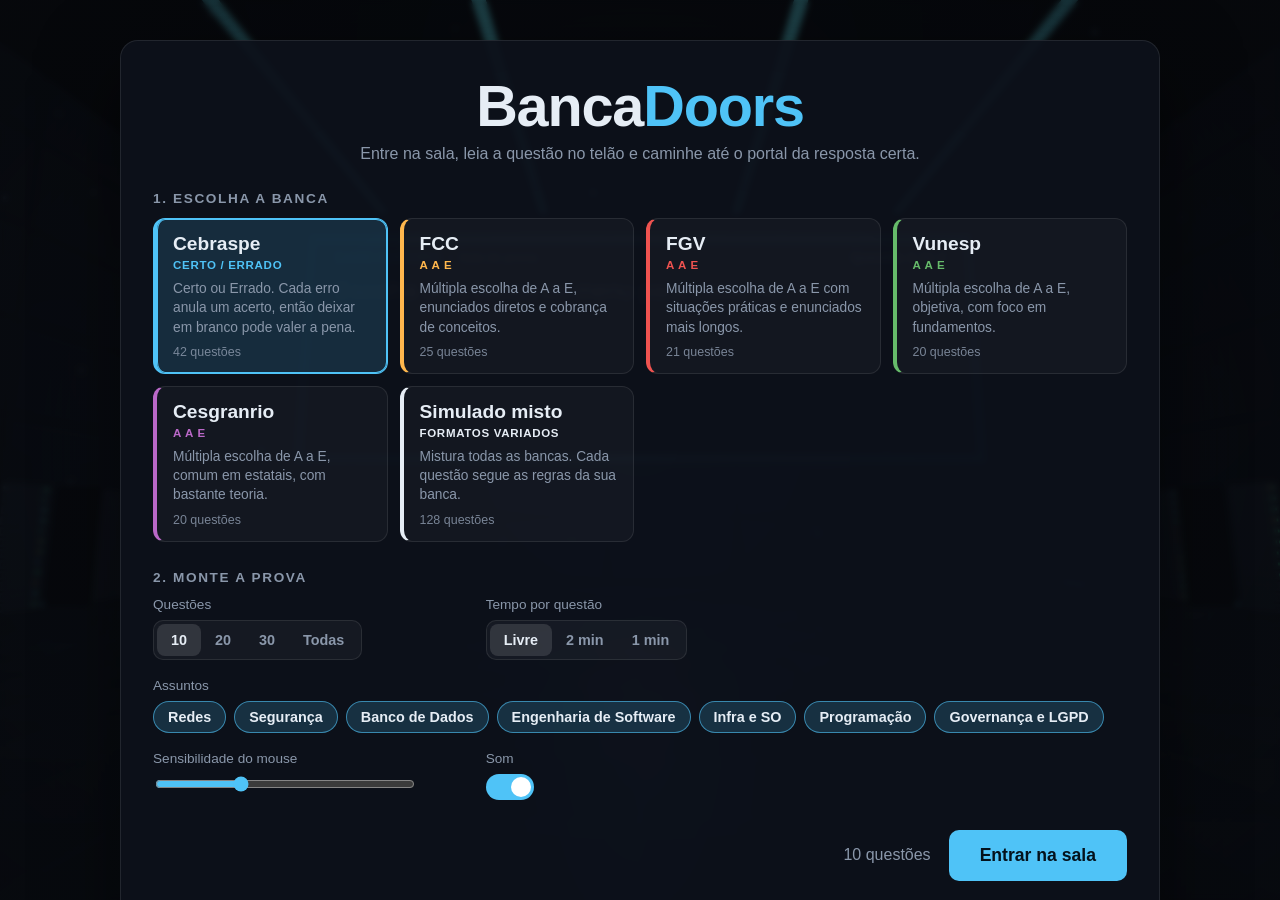
<file: index.html>
<!doctype html>
<html lang="pt-BR">
<head>
  <meta charset="utf-8">
  <meta name="viewport" content="width=device-width, initial-scale=1, maximum-scale=1, user-scalable=no">
  <title>BancaDoors</title>
  <meta name="description" content="Jogo em primeira pessoa de questões de TI para concursos, no estilo das principais bancas.">
  <link rel="stylesheet" href="css/estilo.css">
</head>
<body>
  <canvas id="cena"></canvas>

  <!-- HUD durante a prova -->
  <div id="hud" class="oculto">
    <div class="hud-topo">
      <span id="hud-banca" class="chip">Banca</span>
      <span id="hud-progresso">Questão 1/10</span>
      <span id="hud-placar">0 pts</span>
      <span id="hud-tempo" class="oculto">--</span>
    </div>
    <div id="mira"></div>
    <div id="hud-aviso" class="oculto"></div>
    <div class="hud-ajuda">
      <span><kbd>W A S D</kbd> mover</span>
      <span><kbd>Mouse</kbd> olhar</span>
      <span><kbd>E</kbd>/<kbd>clique</kbd> escolher</span>
      <span><kbd>Q</kbd> ler questão</span>
      <span><kbd>Esc</kbd> pausar</span>
    </div>
    <button id="btn-ler-toque" class="botao-toque">Ler</button>
    <button id="btn-pausa-toque" class="botao-toque">II</button>
  </div>

  <div id="leitura" class="oculto" aria-live="polite">
    <div class="leitura-cabecalho">
      <span id="leitura-meta"></span>
      <span class="leitura-dica">Q para fechar</span>
    </div>
    <p id="leitura-enunciado"></p>
    <ol id="leitura-alternativas"></ol>
  </div>

  <div id="joystick"><div id="joystick-pino"></div></div>

  <!-- Menu inicial -->
  <section id="tela-menu" class="tela">
    <div class="painel menu">
      <header class="menu-topo">
        <div class="logo">Banca<span>Doors</span></div>
        <p>Entre na sala, leia a questão no telão e caminhe até o portal da resposta certa.</p>
      </header>

      <h2>1. Escolha a banca</h2>
      <div id="lista-bancas" class="bancas"></div>

      <h2>2. Monte a prova</h2>
      <div class="opcoes">
        <div class="opcao">
          <span class="rotulo">Questões</span>
          <div class="segmentos" id="opt-quantidade">
            <button data-valor="10" class="ativo">10</button>
            <button data-valor="20">20</button>
            <button data-valor="30">30</button>
            <button data-valor="0">Todas</button>
          </div>
        </div>
        <div class="opcao">
          <span class="rotulo">Tempo por questão</span>
          <div class="segmentos" id="opt-tempo">
            <button data-valor="0" class="ativo">Livre</button>
            <button data-valor="120">2 min</button>
            <button data-valor="60">1 min</button>
          </div>
        </div>
        <div class="opcao larga">
          <span class="rotulo">Assuntos</span>
          <div class="chips" id="opt-temas"></div>
        </div>
        <div class="opcao">
          <label class="rotulo" for="opt-sensibilidade">Sensibilidade do mouse</label>
          <input type="range" id="opt-sensibilidade" min="0.3" max="2.5" step="0.1" value="1">
        </div>
        <div class="opcao">
          <span class="rotulo">Som</span>
          <label class="interruptor"><input type="checkbox" id="opt-som" checked><span></span></label>
        </div>
      </div>

      <div class="menu-acoes">
        <span id="resumo-prova"></span>
        <button id="btn-iniciar" class="botao primario">Entrar na sala</button>
      </div>
      <p class="aviso">As questões são autorais, escritas no estilo de cada banca para treino. Não são questões oficiais.</p>
    </div>
  </section>

  <!-- Resultado de cada questão -->
  <section id="tela-feedback" class="tela oculto">
    <div class="painel feedback">
      <div id="fb-titulo" class="fb-titulo">Acertou!</div>
      <div id="fb-pontos" class="fb-pontos"></div>
      <div class="fb-respostas">
        <div><span>Sua resposta</span><strong id="fb-sua"></strong></div>
        <div><span>Gabarito</span><strong id="fb-gabarito"></strong></div>
      </div>
      <h3>Comentário</h3>
      <p id="fb-comentario"></p>
      <button id="btn-continuar" class="botao primario">Continuar <kbd>Enter</kbd></button>
    </div>
  </section>

  <!-- Pausa -->
  <section id="tela-pausa" class="tela oculto">
    <div class="painel pausa">
      <h2>Prova pausada</h2>
      <p id="pausa-info"></p>
      <button id="btn-retomar" class="botao primario">Voltar para a sala</button>
      <button id="btn-encerrar" class="botao">Encerrar e ver resultado</button>
      <button id="btn-sair" class="botao fantasma">Sair para o menu</button>
    </div>
  </section>

  <!-- Resultado final -->
  <section id="tela-resultado" class="tela oculto">
    <div class="painel resultado">
      <div id="res-selo" class="res-selo">Aprovado</div>
      <div class="res-nota"><span id="res-percentual">0%</span><small id="res-banca"></small></div>
      <div class="res-numeros" id="res-numeros"></div>
      <p id="res-recorde" class="res-recorde"></p>
      <h3>Desempenho por assunto</h3>
      <div id="res-temas" class="res-temas"></div>
      <h3 id="res-revisao-titulo">Revisão</h3>
      <div id="res-revisao" class="res-revisao"></div>
      <div class="res-acoes">
        <button id="btn-refazer-erradas" class="botao">Refazer as que errei</button>
        <button id="btn-de-novo" class="botao primario">Nova prova</button>
        <button id="btn-menu" class="botao fantasma">Menu</button>
      </div>
    </div>
  </section>

  <div id="fade"></div>

  <script src="js/vendor/three.min.js"></script>
  <script src="js/texto.js"></script>
  <script src="js/audio.js"></script>
  <script src="js/dados/base.js"></script>
  <script src="js/dados/cebraspe.js"></script>
  <script src="js/dados/fcc.js"></script>
  <script src="js/dados/fgv.js"></script>
  <script src="js/dados/vunesp.js"></script>
  <script src="js/dados/cesgranrio.js"></script>
  <script src="js/mundo.js"></script>
  <script src="js/app.js"></script>
</body>
</html>
</file>
<file: css/estilo.css>
:root {
  --fundo: #07090d;
  --painel: rgba(13, 18, 27, 0.94);
  --borda: rgba(255, 255, 255, 0.09);
  --texto: #e6edf5;
  --suave: #8a97aa;
  --destaque: #4fc3f7;
  --acerto: #3ddc84;
  --erro: #ff5c5c;
  --branco: #9aa5b4;
  --fonte: "Segoe UI", Roboto, "Helvetica Neue", Arial, sans-serif;
}

* { box-sizing: border-box; }

html, body {
  margin: 0;
  height: 100%;
  overflow: hidden;
  background: var(--fundo);
  color: var(--texto);
  font-family: var(--fonte);
  -webkit-tap-highlight-color: transparent;
}

#cena {
  position: fixed;
  inset: 0;
  width: 100%;
  height: 100%;
  display: block;
  touch-action: none;
}

.oculto { display: none !important; }

kbd {
  display: inline-block;
  padding: 1px 6px;
  border: 1px solid rgba(255, 255, 255, 0.25);
  border-bottom-width: 2px;
  border-radius: 4px;
  font: 600 0.78em var(--fonte);
  background: rgba(255, 255, 255, 0.06);
}

/* ---------- Telas sobrepostas ---------- */

.tela {
  position: fixed;
  inset: 0;
  display: flex;
  align-items: flex-start;
  justify-content: center;
  padding: 40px 16px;
  overflow-y: auto;
  background: radial-gradient(ellipse at center, rgba(7, 9, 13, 0.55), rgba(7, 9, 13, 0.88));
  backdrop-filter: blur(3px);
  z-index: 20;
}

.painel {
  width: 100%;
  max-width: 1040px;
  margin: auto;
  background: var(--painel);
  border: 1px solid var(--borda);
  border-radius: 18px;
  padding: 32px;
  box-shadow: 0 30px 80px rgba(0, 0, 0, 0.5);
}

h2 {
  font-size: 0.85rem;
  letter-spacing: 0.12em;
  text-transform: uppercase;
  color: var(--suave);
  margin: 28px 0 12px;
}

h3 {
  font-size: 0.8rem;
  letter-spacing: 0.1em;
  text-transform: uppercase;
  color: var(--suave);
  margin: 24px 0 10px;
}

.botao {
  font: 600 1rem var(--fonte);
  color: var(--texto);
  background: rgba(255, 255, 255, 0.07);
  border: 1px solid var(--borda);
  border-radius: 10px;
  padding: 12px 22px;
  cursor: pointer;
  transition: background 0.15s, transform 0.1s;
}
.botao:hover { background: rgba(255, 255, 255, 0.13); }
.botao:active { transform: scale(0.98); }
.botao:disabled { opacity: 0.4; cursor: not-allowed; }
.botao.primario {
  background: var(--destaque);
  color: #04121c;
  border-color: transparent;
}
.botao.primario:hover { filter: brightness(1.1); }
.botao.fantasma { background: transparent; }
.botao kbd { border-color: rgba(0, 0, 0, 0.3); background: rgba(0, 0, 0, 0.1); margin-left: 6px; }

/* ---------- Menu ---------- */

.menu-topo { text-align: center; }
.logo {
  font-size: clamp(2.4rem, 7vw, 3.6rem);
  font-weight: 800;
  letter-spacing: -0.02em;
}
.logo span { color: var(--destaque); }
.menu-topo p { color: var(--suave); margin: 6px 0 0; }

.bancas {
  display: grid;
  grid-template-columns: repeat(auto-fill, minmax(220px, 1fr));
  gap: 12px;
}

.banca {
  --cor: var(--destaque);
  text-align: left;
  font-family: var(--fonte);
  color: var(--texto);
  background: rgba(255, 255, 255, 0.03);
  border: 1px solid var(--borda);
  border-left: 4px solid var(--cor);
  border-radius: 12px;
  padding: 14px 16px;
  cursor: pointer;
  display: flex;
  flex-direction: column;
  gap: 4px;
  transition: background 0.15s, border-color 0.15s, transform 0.1s;
}
.banca:hover { background: rgba(255, 255, 255, 0.07); }
.banca.ativo {
  background: color-mix(in srgb, var(--cor) 16%, transparent);
  border-color: var(--cor);
  box-shadow: 0 0 0 1px var(--cor) inset;
}
.banca strong { font-size: 1.2rem; }
.banca .formato {
  align-self: flex-start;
  font-size: 0.72rem;
  font-weight: 700;
  text-transform: uppercase;
  letter-spacing: 0.06em;
  color: var(--cor);
}
.banca p { margin: 4px 0; font-size: 0.86rem; color: var(--suave); line-height: 1.4; flex: 1; }
.banca .rodape { font-size: 0.78rem; color: var(--suave); opacity: 0.85; }

.opcoes {
  display: grid;
  grid-template-columns: repeat(auto-fit, minmax(230px, 1fr));
  gap: 18px 24px;
}
.opcao { display: flex; flex-direction: column; gap: 8px; }
.opcao.larga { grid-column: 1 / -1; }
.rotulo { font-size: 0.85rem; color: var(--suave); }

.segmentos {
  display: inline-flex;
  background: rgba(255, 255, 255, 0.04);
  border: 1px solid var(--borda);
  border-radius: 10px;
  padding: 3px;
  align-self: flex-start;
}
.segmentos button, .chips button {
  font: 600 0.9rem var(--fonte);
  color: var(--suave);
  background: transparent;
  border: 0;
  border-radius: 8px;
  padding: 8px 14px;
  cursor: pointer;
}
.segmentos button.ativo { background: rgba(255, 255, 255, 0.12); color: var(--texto); }

.chips { display: flex; flex-wrap: wrap; gap: 8px; }
.chips button {
  border: 1px solid var(--borda);
  border-radius: 999px;
  padding: 7px 14px;
}
.chips button.ativo {
  color: var(--texto);
  background: color-mix(in srgb, var(--destaque) 18%, transparent);
  border-color: color-mix(in srgb, var(--destaque) 60%, transparent);
}

input[type="range"] { width: 100%; max-width: 260px; accent-color: var(--destaque); }

.interruptor { position: relative; width: 48px; height: 26px; display: inline-block; }
.interruptor input { opacity: 0; width: 0; height: 0; }
.interruptor span {
  position: absolute; inset: 0;
  background: rgba(255, 255, 255, 0.12);
  border-radius: 999px;
  cursor: pointer;
  transition: background 0.2s;
}
.interruptor span::after {
  content: "";
  position: absolute; left: 3px; top: 3px;
  width: 20px; height: 20px;
  border-radius: 50%;
  background: #fff;
  transition: transform 0.2s;
}
.interruptor input:checked + span { background: var(--destaque); }
.interruptor input:checked + span::after { transform: translateX(22px); }

.menu-acoes {
  margin-top: 30px;
  display: flex;
  align-items: center;
  justify-content: flex-end;
  gap: 18px;
  flex-wrap: wrap;
}
.menu-acoes .botao { font-size: 1.1rem; padding: 14px 30px; }
#resumo-prova { color: var(--suave); }
.aviso { text-align: center; font-size: 0.78rem; color: var(--suave); opacity: 0.75; margin: 22px 0 0; }

/* ---------- HUD ---------- */

#hud { position: fixed; inset: 0; pointer-events: none; z-index: 10; }

.hud-topo {
  position: absolute;
  top: 14px; left: 50%;
  transform: translateX(-50%);
  display: flex;
  gap: 10px;
  align-items: center;
  flex-wrap: wrap;
  justify-content: center;
}
.hud-topo > span {
  background: rgba(8, 12, 18, 0.78);
  border: 1px solid var(--borda);
  border-radius: 999px;
  padding: 7px 14px;
  font-weight: 600;
  font-size: 0.92rem;
  white-space: nowrap;
}
.chip { --cor: var(--destaque); border-color: var(--cor) !important; color: var(--cor); }
#hud-tempo.alerta { color: var(--erro); border-color: var(--erro); }

#mira {
  position: absolute;
  top: 50%; left: 50%;
  width: 6px; height: 6px;
  margin: -3px 0 0 -3px;
  border-radius: 50%;
  background: #fff;
  box-shadow: 0 0 0 2px rgba(0, 0, 0, 0.5);
}

#hud-aviso {
  position: absolute;
  left: 50%; bottom: 76px;
  transform: translateX(-50%);
  background: rgba(8, 12, 18, 0.85);
  border: 1px solid var(--borda);
  border-radius: 10px;
  padding: 10px 18px;
  font-weight: 600;
  max-width: calc(100% - 32px);
  text-align: center;
}
#hud-aviso.destaque { border-color: #fff; }

.hud-ajuda {
  position: absolute;
  left: 50%; bottom: 16px;
  transform: translateX(-50%);
  display: flex;
  gap: 16px;
  flex-wrap: wrap;
  justify-content: center;
  font-size: 0.8rem;
  color: var(--suave);
  width: calc(100% - 32px);
}

.botao-toque {
  display: none;
  position: absolute;
  top: 64px;
  pointer-events: auto;
  font: 700 0.9rem var(--fonte);
  color: var(--texto);
  background: rgba(8, 12, 18, 0.8);
  border: 1px solid var(--borda);
  border-radius: 10px;
  padding: 10px 14px;
}
#btn-ler-toque { right: 16px; }
#btn-pausa-toque { left: 16px; }

#joystick {
  position: fixed;
  width: 120px; height: 120px;
  border-radius: 50%;
  border: 2px solid rgba(255, 255, 255, 0.25);
  background: rgba(255, 255, 255, 0.05);
  z-index: 11;
  pointer-events: none;
  display: none;
}
#joystick.visivel { display: block; }
#joystick-pino {
  position: absolute;
  left: 35px; top: 35px;
  width: 50px; height: 50px;
  border-radius: 50%;
  background: rgba(255, 255, 255, 0.35);
}

@media (max-width: 600px) {
  .hud-topo { gap: 6px; flex-wrap: nowrap; }
  .hud-topo > span { padding: 5px 10px; font-size: 0.8rem; }
}

@media (pointer: coarse) {
  .hud-ajuda, #mira { display: none; }
  .botao-toque { display: block; }
}

/* ---------- Painel de leitura ---------- */

#leitura {
  position: fixed;
  top: 64px; left: 16px;
  width: min(460px, calc(100% - 32px));
  max-height: calc(100% - 180px);
  overflow-y: auto;
  background: rgba(8, 12, 18, 0.9);
  border: 1px solid var(--borda);
  border-radius: 14px;
  padding: 16px 18px;
  z-index: 12;
  line-height: 1.45;
}
.leitura-cabecalho { display: flex; justify-content: space-between; font-size: 0.78rem; color: var(--suave); gap: 10px; }
#leitura-enunciado { white-space: pre-line; margin: 10px 0; }
#leitura-alternativas { list-style: none; padding: 0; margin: 0; display: flex; flex-direction: column; gap: 6px; font-size: 0.92rem; color: #c9d4e3; }
#leitura-alternativas b { color: var(--destaque); }

@media (pointer: coarse) {
  #leitura { top: 112px; }
  .leitura-dica { display: none; }
}

/* ---------- Feedback ---------- */

.feedback { max-width: 680px; margin-top: 8vh; }
.fb-titulo { font-size: 2.2rem; font-weight: 800; }
.fb-titulo.acerto { color: var(--acerto); }
.fb-titulo.erro { color: var(--erro); }
.fb-titulo.branco { color: var(--branco); }
.fb-pontos { color: var(--suave); margin-top: 2px; }
.fb-respostas { display: grid; grid-template-columns: 1fr 1fr; gap: 12px; margin-top: 20px; }
.fb-respostas div {
  background: rgba(255, 255, 255, 0.04);
  border: 1px solid var(--borda);
  border-radius: 10px;
  padding: 12px 14px;
  display: flex;
  flex-direction: column;
  gap: 4px;
}
.fb-respostas span { font-size: 0.78rem; color: var(--suave); }
#fb-comentario { line-height: 1.55; margin: 0 0 24px; }
#btn-continuar { width: 100%; }

@media (max-width: 560px) {
  .fb-respostas { grid-template-columns: 1fr; }
  .painel { padding: 22px 18px; }
}

/* ---------- Pausa ---------- */

.pausa { max-width: 400px; margin-top: 18vh; display: flex; flex-direction: column; gap: 10px; text-align: center; }
.pausa h2 { font-size: 1.4rem; color: var(--texto); letter-spacing: 0; text-transform: none; margin: 0; }
.pausa p { color: var(--suave); margin: 0 0 10px; }

/* ---------- Resultado ---------- */

.resultado { max-width: 820px; }
.res-selo {
  display: inline-block;
  font-weight: 800;
  text-transform: uppercase;
  letter-spacing: 0.1em;
  font-size: 0.8rem;
  padding: 6px 12px;
  border-radius: 999px;
}
.res-selo.ok { background: color-mix(in srgb, var(--acerto) 20%, transparent); color: var(--acerto); }
.res-selo.nao { background: color-mix(in srgb, var(--erro) 18%, transparent); color: var(--erro); }
.res-nota { display: flex; align-items: baseline; gap: 14px; flex-wrap: wrap; margin-top: 10px; }
#res-percentual { font-size: 4rem; font-weight: 800; line-height: 1; }
.res-nota small { color: var(--suave); }

.res-numeros { display: grid; grid-template-columns: repeat(4, 1fr); gap: 10px; margin-top: 22px; }
.res-numeros div {
  background: rgba(255, 255, 255, 0.04);
  border: 1px solid var(--borda);
  border-radius: 12px;
  padding: 12px;
  display: flex;
  flex-direction: column;
}
.res-numeros strong { font-size: 1.8rem; }
.res-numeros span { font-size: 0.8rem; color: var(--suave); }
.res-numeros .acerto strong { color: var(--acerto); }
.res-numeros .erro strong { color: var(--erro); }
.res-numeros .branco strong { color: var(--branco); }
.res-recorde { color: var(--suave); margin: 14px 0 0; }

.res-temas { display: flex; flex-direction: column; gap: 8px; }
.tema { display: grid; grid-template-columns: 190px 1fr 48px; gap: 12px; align-items: center; font-size: 0.9rem; }
.tema .barra { height: 8px; background: rgba(255, 255, 255, 0.08); border-radius: 99px; overflow: hidden; }
.tema .barra i { display: block; height: 100%; background: var(--destaque); border-radius: 99px; }
.tema b { text-align: right; color: var(--suave); font-weight: 600; }

.res-revisao { display: flex; flex-direction: column; gap: 8px; }
.res-revisao details {
  background: rgba(255, 255, 255, 0.03);
  border: 1px solid var(--borda);
  border-radius: 10px;
  padding: 10px 14px;
}
.res-revisao summary { cursor: pointer; line-height: 1.45; }
.res-revisao details div { padding-top: 6px; line-height: 1.5; color: #c9d4e3; }
.res-revisao details p { margin: 8px 0; }
.res-revisao .vazio { color: var(--suave); }
.tag { font-size: 0.72rem; font-weight: 800; text-transform: uppercase; padding: 2px 8px; border-radius: 6px; margin-right: 4px; }
.tag.erro { background: color-mix(in srgb, var(--erro) 20%, transparent); color: var(--erro); }
.tag.branco { background: rgba(255, 255, 255, 0.1); color: var(--branco); }

.res-acoes { display: flex; gap: 10px; justify-content: flex-end; flex-wrap: wrap; margin-top: 28px; }

@media (max-width: 640px) {
  .res-numeros { grid-template-columns: repeat(2, 1fr); }
  .tema { grid-template-columns: 1fr 48px; }
  .tema .barra { grid-column: 1 / -1; grid-row: 2; }
  .res-acoes .botao, .menu-acoes .botao { flex: 1; }
}

/* ---------- Transição ---------- */

#fade {
  position: fixed;
  inset: 0;
  background: #000;
  opacity: 0;
  pointer-events: none;
  transition: opacity 0.3s;
  z-index: 30;
}
#fade.ativo { opacity: 1; }
</file>
